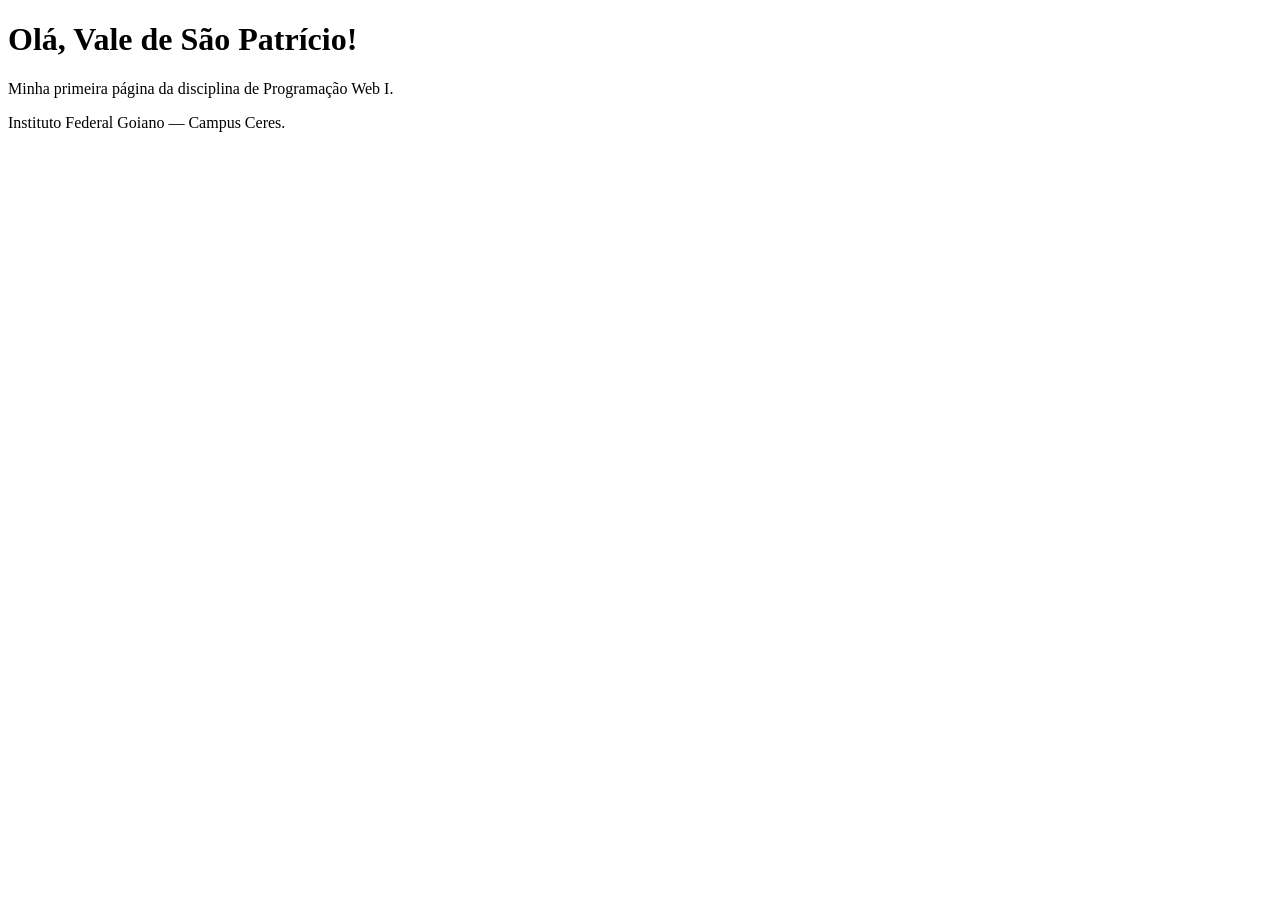
<file: aula01/index.html>
<!DOCTYPE html>
<html lang="pt-BR">
<head>
  <meta charset="UTF-8">
  <meta name="viewport" content="width=device-width, initial-scale=1.0">
  <title>Programação Web I — Aula 01</title>
</head>
<body>
  <h1>Olá, Vale de São Patrício!</h1>
  <p>Minha primeira página da disciplina de Programação Web I.</p>
  <p>Instituto Federal Goiano — Campus Ceres.</p>
</body>
</html>
</file>
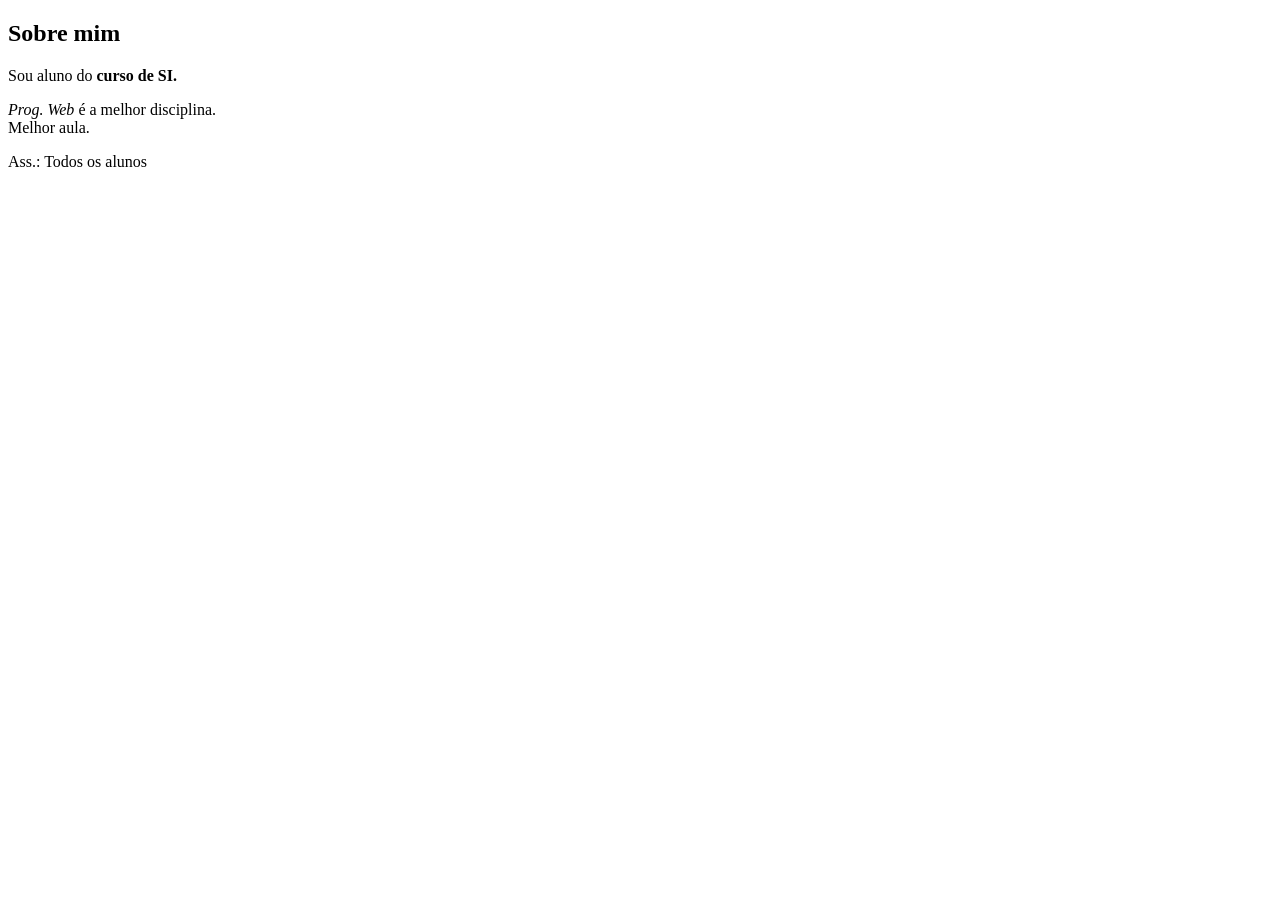
<file: aula02/index.html>
<!DOCTYPE html>
<html lang="en">
<head>
    <meta charset="UTF-8">
    <meta name="viewport" content="width=device-width, initial-scale=1.0">
    <title>Exemplo</title>
</head>
<body>
    <h2>Sobre mim</h2>
    <p>
        Sou aluno do
        <strong> curso de SI. </strong>
    </p>
    <p>
        <em>Prog. Web</em> é a melhor disciplina. <br> Melhor aula.
    </p>
    <p>
        <smmal>Ass.: Todos os alunos</smmal>
    </p>
</body>
</html>
</file>
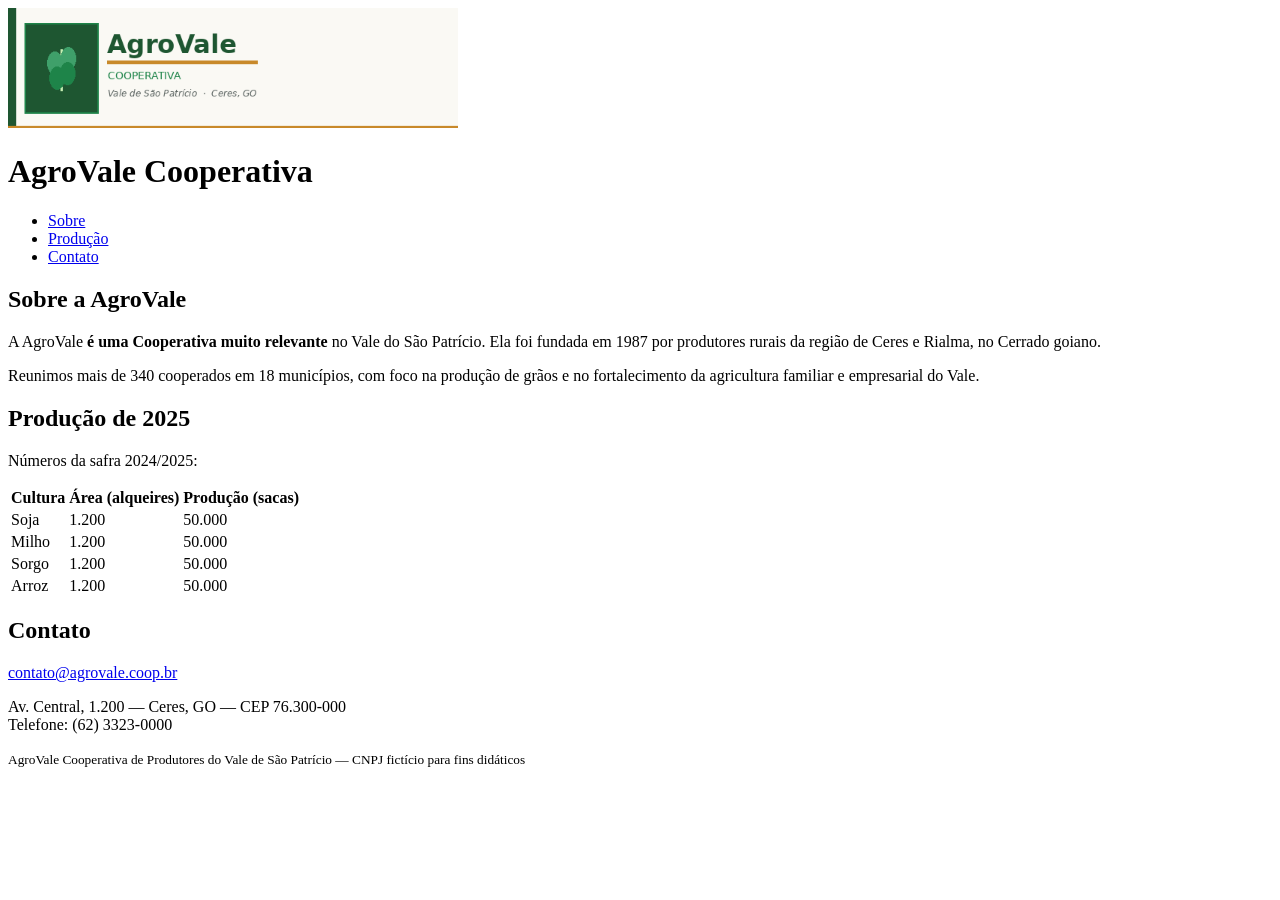
<file: aula03/index.html>
<!DOCTYPE html>
<html lang="pt-BR">
<head>
    <meta charset="UTF-8">
    <meta name="viewport" content="width=device-width, initial-scale=1.0">
    <title>AgroVale Cooperativa — Vale de São Patrício</title>
</head>
<body>
   
    <img src="img/logo.png"  
    alt="Logo da AgroVale Cooperativa"
    widh="400"
    height="120">

    <h1>AgroVale Cooperativa</h1>
    
    <ul>
        <li><a href="#sobre">Sobre</a></li>
        <li><a href="#producao">Produção</a></li>
        <li><a href="#contato">Contato</a></li>    
    </ul>


    <h2 id="sobre">Sobre a AgroVale</h2>
    <p>
        A AgroVale <strong>é uma Cooperativa muito relevante</strong> no Vale do São Patrício. Ela foi fundada em 1987
        por produtores rurais da região de Ceres e Rialma, no Cerrado goiano.
    </p>
    <p>
        Reunimos mais de 340 cooperados em 18 municípios,
    com foco na produção de grãos e no fortalecimento da
    agricultura familiar e empresarial do Vale.
    </p>

    <h2 id="producao"> Produção de 2025</h2>
    <p>
        Números da safra 2024/2025:
    </p>

    <table>
        <thead>
            <tr>
                <th>Cultura</th>
                <th>Área (alqueires)</th>
                <th>Produção (sacas)</th>
            </tr>
        </thead>
        <tbody>
            <tr>
                <td>Soja</td>
                <td>1.200</td>
                <td>50.000</td>
            </tr>
            <tr>
                <td>Milho</td>
                <td>1.200</td>
                <td>50.000</td>
            </tr>
            <tr>
                <td>Sorgo</td>
                <td>1.200</td>
                <td>50.000</td>
            </tr>
            <tr>
                <td>Arroz</td>
                <td>1.200</td>
                <td>50.000</td>
            </tr>
        </tbody>
    </table>
    
    
        <h2>Contato</h2>
        <a href="mailto:contato@agrovale.coop.br">contato@agrovale.coop.br</a>
        <p>
            <p>
                Av. Central, 1.200 — Ceres, GO — CEP 76.300-000<br>
                Telefone: (62) 3323-0000
            </p>
            <small>
                AgroVale Cooperativa de Produtores do Vale de São Patrício
                — CNPJ fictício para fins didáticos
            </small>
        </p>
    

</body>
</html>
</file>
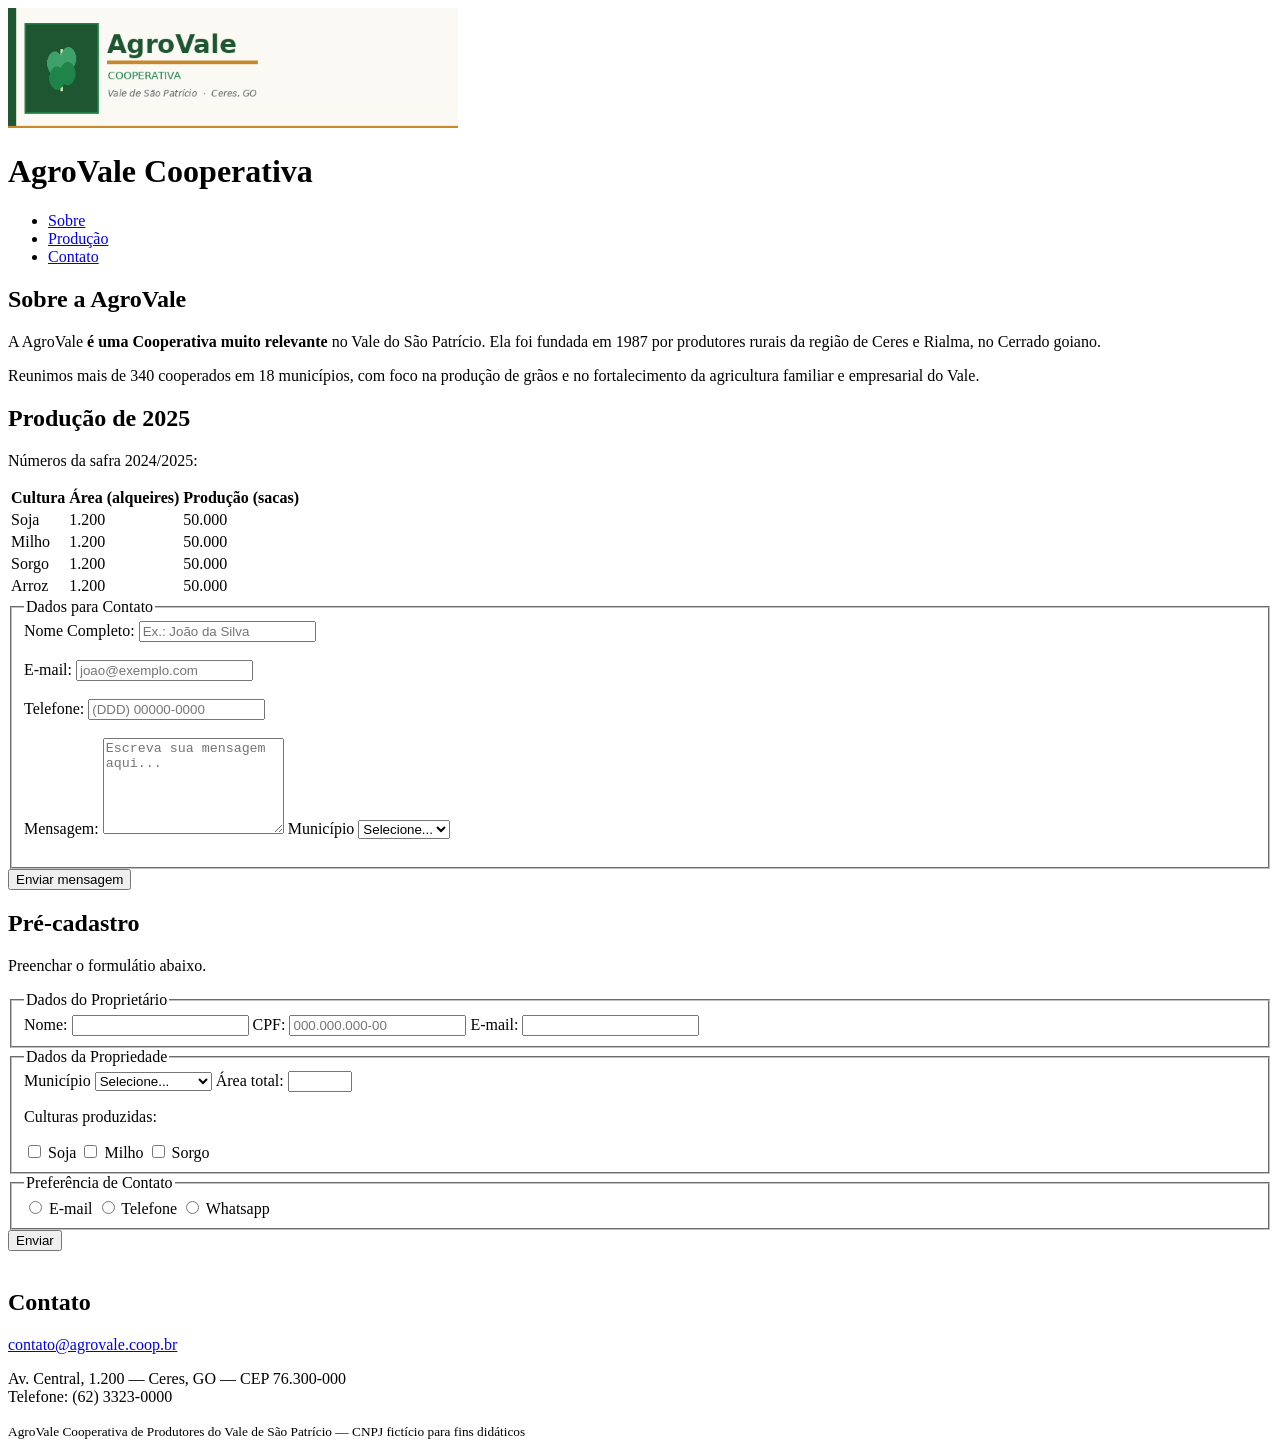
<file: aula04/index.html>
<!DOCTYPE html>
<html lang="pt-BR">
<head>
    <meta charset="UTF-8">
    <meta name="viewport" content="width=device-width, initial-scale=1.0">
    <title>AgroVale Cooperativa — Vale de São Patrício</title>
</head>
<body>
   
    <img src="img/logo.png"  
    alt="Logo da AgroVale Cooperativa"
    widh="400"
    height="120">

    <h1>AgroVale Cooperativa</h1>
    
    <ul>
        <li><a href="#sobre">Sobre</a></li>
        <li><a href="#producao">Produção</a></li>
        <li><a href="#contato">Contato</a></li>    
    </ul>


    <h2 id="sobre">Sobre a AgroVale</h2>
    <p>
        A AgroVale <strong>é uma Cooperativa muito relevante</strong> no Vale do São Patrício. Ela foi fundada em 1987
        por produtores rurais da região de Ceres e Rialma, no Cerrado goiano.
    </p>
    <p>
        Reunimos mais de 340 cooperados em 18 municípios,
    com foco na produção de grãos e no fortalecimento da
    agricultura familiar e empresarial do Vale.
    </p>

    <h2 id="producao"> Produção de 2025</h2>
    <p>
        Números da safra 2024/2025:
    </p>

    <table>
        <thead>
            <tr>
                <th>Cultura</th>
                <th>Área (alqueires)</th>
                <th>Produção (sacas)</th>
            </tr>
        </thead>
        <tbody>
            <tr>
                <td>Soja</td>
                <td>1.200</td>
                <td>50.000</td>
            </tr>
            <tr>
                <td>Milho</td>
                <td>1.200</td>
                <td>50.000</td>
            </tr>
            <tr>
                <td>Sorgo</td>
                <td>1.200</td>
                <td>50.000</td>
            </tr>
            <tr>
                <td>Arroz</td>
                <td>1.200</td>
                <td>50.000</td>
            </tr>
        </tbody>
    </table>

        <form action="#" method="post" id="form-x">
            <fieldset>
                <legend>Dados para Contato</legend>
                <label for="nome">Nome Completo:</label>
                <input type="text" id="nome"  name="nome" placeholder="Ex.: João da Silva">
                <br><br>
                <label for="email">E-mail:</label>
                <input type="email" id="email"  name="email" placeholder="joao@exemplo.com">
                <br><br>
                <label for="tel">Telefone:</label>
                <input type="text" id="fone"  name="fone" placeholder="(DDD) 00000-0000">
                <br><br>
                <label for="msg">Mensagem:</label>
                <textarea id="msg" 
                name="msg" 
                rows="6" 
                placeholder="Escreva sua mensagem aqui..."></textarea>

                <label for="municipio">Município</label>
                <select id="municipio" name="municipio">
                <option value="">Selecione...</option>
                <option value="ceres">Ceres</option>
                <option value="rialma">Rialma</option>
                </select>
                <br><br>
            </fieldset>
            <button type="submit">Enviar mensagem</button>
        </form>

        <!-- Dados de pré-cadastro -->

        <h2>Pré-cadastro</h2>
        <p>Preenchar o formulátio abaixo.</p>

        <form action="#" method="post" id="form-precadastro" >
            <fieldset>
                <legend>Dados do Proprietário</legend>
                <label for="cp-nome">Nome:</label>
                <input type="text" id="cp-nome" name="cp-nome" 
                required 
                minlength="3"
                maxlength="100">
                
                <!-- Usando o pattern -->
                <label for="cp-cpf">CPF:</label>
                <input type="text" id="cp-cpf" name="cpf"
                placeholder="000.000.000-00"
                required
                pattern="\d{3}\.\d{3}\.\d{3}-\d{2}"
                title="Formato: 000.000.000-00"
                >

                <label for="cp-email">E-mail:</label>
                <input type="email" id="cp-email" name="cp-email" required>
            </fieldset>

            <fieldset>
                <legend>Dados da Propriedade</legend>
                <label for="cp-municipio">Município</label>
                <select id="cp-municipio" name="municipio">
                    <option value="">Selecione...</option>
                    <option value="ceres">Ceres</option>
                    <option value="rialma">Rialma</option>
                    <option value="rubiataba">Rubiataba</option>
                    <option value="outro">Outro município</option>
                </select>

                <label for="cp-area">Área total:</label>
                <input type="number" id="cp-area" name="cp-area"
                min="1" max="9999">

                <p>Culturas produzidas:</p>
                <label>
                    <input  type="checkbox" name="cultura" value="soja"> Soja
                </label>
                <label>
                    <input  type="checkbox" name="cultura" value="milho"> Milho
                </label>
                <label>
                    <input  type="checkbox" name="cultura" value="sorgo"> Sorgo
                </label>
            </fieldset>

            <fieldset>
                <legend>Preferência de Contato</legend>
                <label>
                    <input  type="radio" name="contato-pref" value="email" required> E-mail
                </label>
                <label>
                    <input  type="radio" name="contato-pref" value="telefone"> Telefone
                </label>
                <label>
                    <input  type="radio" name="contato-pref" value="whats"> Whatsapp
                </label>
            </fieldset>
            <button type="submit">Enviar</button>

        </form>




        <br>
        <h2>Contato</h2>
        <a href="mailto:contato@agrovale.coop.br">contato@agrovale.coop.br</a>
        <p>
            <p>
                Av. Central, 1.200 — Ceres, GO — CEP 76.300-000<br>
                Telefone: (62) 3323-0000
            </p>
            <small>
                AgroVale Cooperativa de Produtores do Vale de São Patrício
                — CNPJ fictício para fins didáticos
            </small>
        </p>
</body>
</html>
</file>
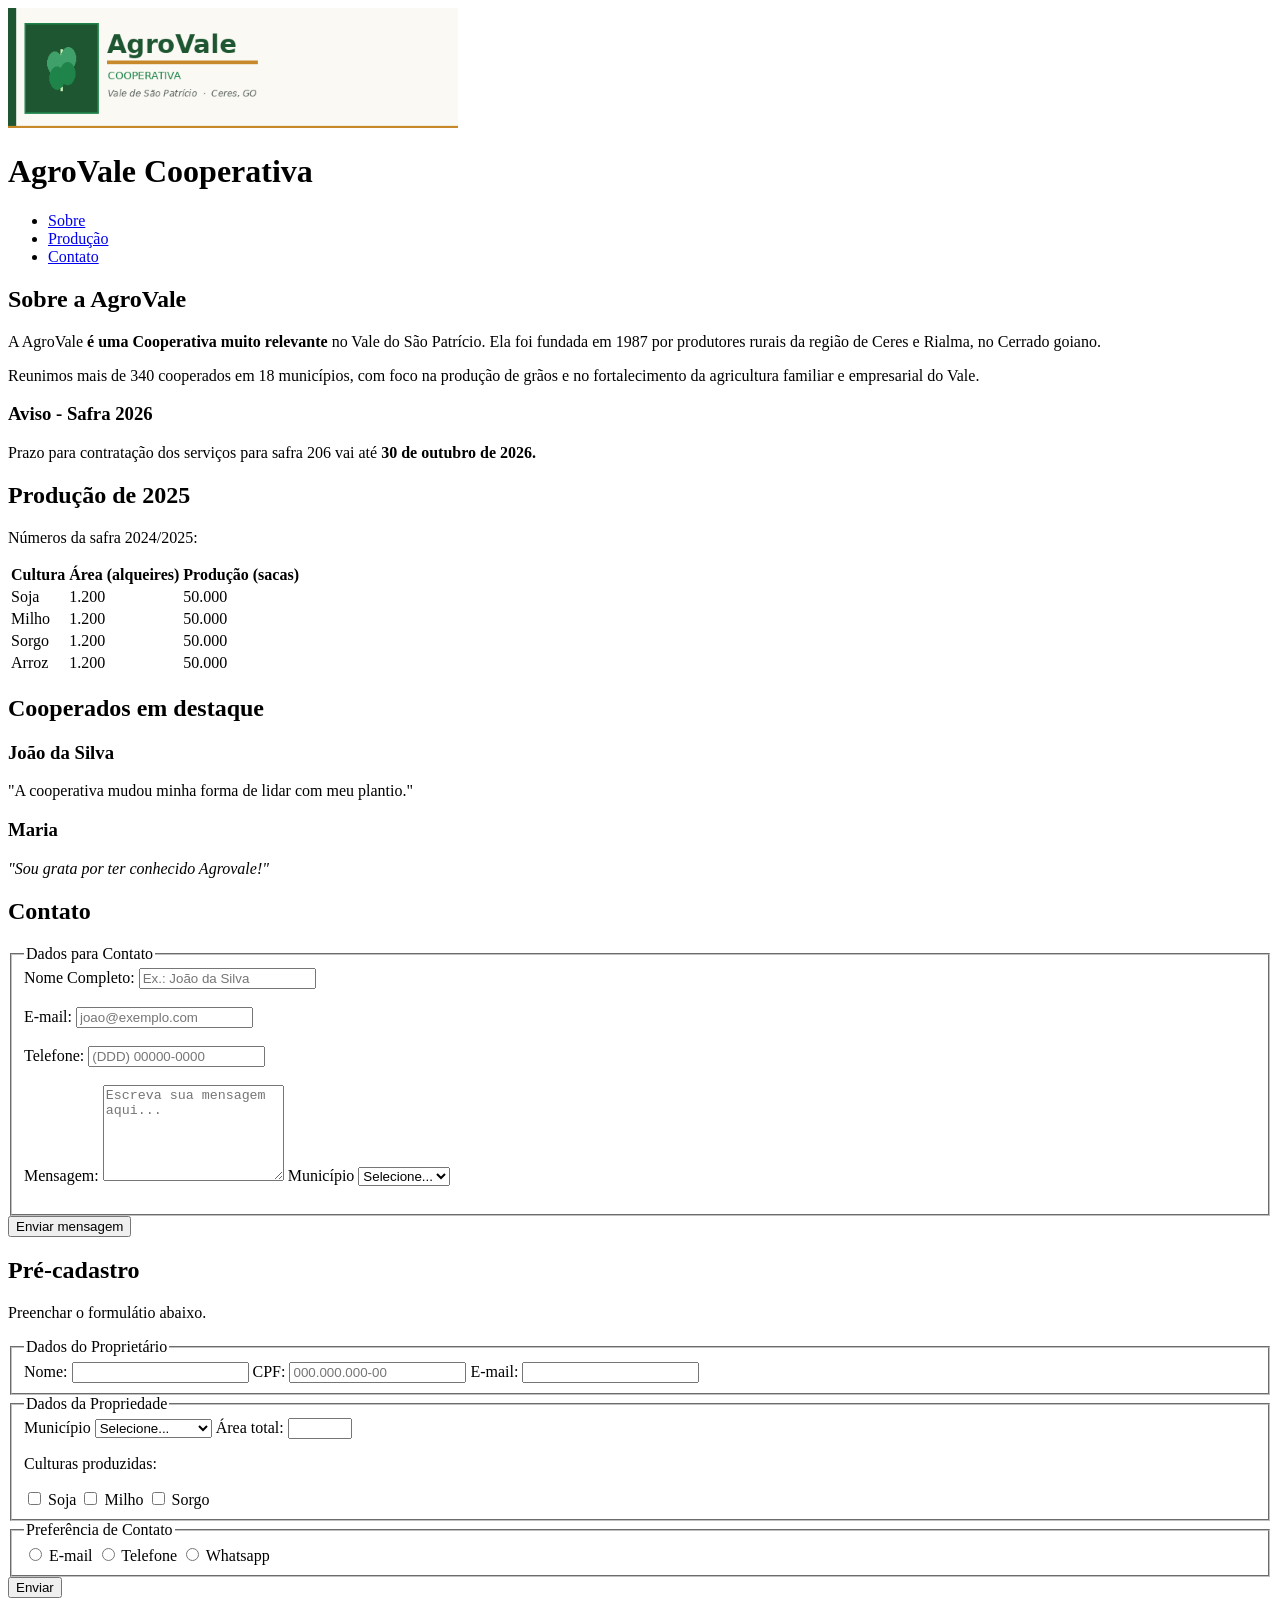
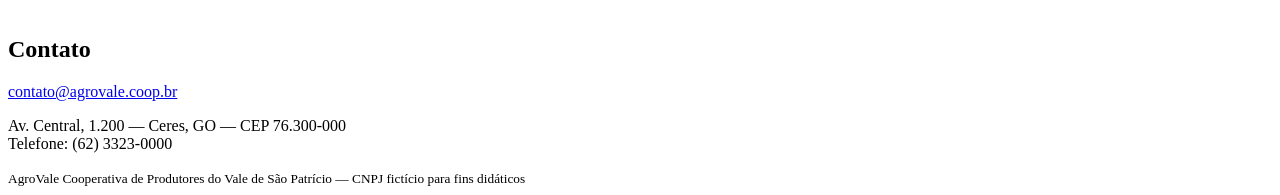
<file: aula05/index.html>
<!DOCTYPE html>
<html lang="pt-BR">
<head>
    <meta charset="UTF-8">
    <meta name="viewport" content="width=device-width, initial-scale=1.0">
    <title>AgroVale Cooperativa — Vale de São Patrício</title>
</head>
<body>
   
    <header id="cabecalho">
        <img src="img/logo.png"  
        alt="Logo da AgroVale Cooperativa"
        widh="400"
        height="120">

        <h1>AgroVale Cooperativa</h1>
        <nav id="menu">
            <ul>
                <li><a href="#sobre">Sobre</a></li>
                <li><a href="#producao">Produção</a></li>
                <li><a href="#contato">Contato</a></li>    
            </ul>
        </nav>
    </header>

    <main id="conteudo-principal">

        <section id="sobre-agrovale">
            <h2 id="sobre">Sobre a AgroVale</h2>
            <p>
                A AgroVale <strong>é uma Cooperativa muito relevante</strong> no Vale do São Patrício. Ela foi fundada em 1987
                por produtores rurais da região de Ceres e Rialma, no Cerrado goiano.
            </p>
            <p>
                Reunimos mais de 340 cooperados em 18 municípios,
            com foco na produção de grãos e no fortalecimento da
            agricultura familiar e empresarial do Vale.
            </p>
        </section>

        <aside id="aside-aviso">
            <h3>Aviso - Safra 2026</h3>
            <p>Prazo para contratação dos serviços para safra 206 vai até
                <strong>30 de outubro de 2026.</strong>
            </p>
        </aside>

        <section id="secao-producao">
            <h2 id="producao"> Produção de 2025</h2>
            <p>
                Números da safra 2024/2025:
            </p>

            <table>
                <thead>
                    <tr>
                        <th>Cultura</th>
                        <th>Área (alqueires)</th>
                        <th>Produção (sacas)</th>
                    </tr>
                </thead>
                <tbody>
                    <tr>
                        <td>Soja</td>
                        <td>1.200</td>
                        <td>50.000</td>
                    </tr>
                    <tr>
                        <td>Milho</td>
                        <td>1.200</td>
                        <td>50.000</td>
                    </tr>
                    <tr>
                        <td>Sorgo</td>
                        <td>1.200</td>
                        <td>50.000</td>
                    </tr>
                    <tr>
                        <td>Arroz</td>
                        <td>1.200</td>
                        <td>50.000</td>
                    </tr>
                </tbody>
            </table>
        </section>

        <section id="secao-destaque">
            <h2>Cooperados em destaque</h2>
            <article>
                <h3>João da Silva</h3>
                <p>"A cooperativa mudou minha forma de lidar com meu plantio."</p>
            </article>
            <article>
                <h3>Maria</h3>
                <p><em>"Sou grata por ter conhecido Agrovale!"</em></p>
            </article>
        </section>


        <section id="secao-contato">
            <h2>Contato</h2>

            <form action="#" method="post" id="form-x">
                <fieldset>
                    <legend>Dados para Contato</legend>
                    <label for="nome">Nome Completo:</label>
                    <input type="text" id="nome"  name="nome" placeholder="Ex.: João da Silva">
                    <br><br>
                    <label for="email">E-mail:</label>
                    <input type="email" id="email"  name="email" placeholder="joao@exemplo.com">
                    <br><br>
                    <label for="tel">Telefone:</label>
                    <input type="text" id="fone"  name="fone" placeholder="(DDD) 00000-0000">
                    <br><br>
                    <label for="msg">Mensagem:</label>
                    <textarea id="msg" 
                    name="msg" 
                    rows="6" 
                    placeholder="Escreva sua mensagem aqui..."></textarea>

                    <label for="municipio">Município</label>
                    <select id="municipio" name="municipio">
                    <option value="">Selecione...</option>
                    <option value="ceres">Ceres</option>
                    <option value="rialma">Rialma</option>
                    </select>
                    <br><br>
                </fieldset>
                <button type="submit">Enviar mensagem</button>
            </form>
        </section>

            <!-- Dados de pré-cadastro -->
            <section id="secao-precadastro">
                <h2>Pré-cadastro</h2>
                <p>Preenchar o formulátio abaixo.</p>

                <form action="#" method="post" id="form-precadastro" >
                    <fieldset>
                        <legend>Dados do Proprietário</legend>
                        <label for="cp-nome">Nome:</label>
                        <input type="text" id="cp-nome" name="cp-nome" 
                        required 
                        minlength="3"
                        maxlength="100">
                        
                        <!-- Usando o pattern -->
                        <label for="cp-cpf">CPF:</label>
                        <input type="text" id="cp-cpf" name="cpf"
                        placeholder="000.000.000-00"
                        required
                        pattern="\d{3}\.\d{3}\.\d{3}-\d{2}"
                        title="Formato: 000.000.000-00"
                        >

                        <label for="cp-email">E-mail:</label>
                        <input type="email" id="cp-email" name="cp-email" required>
                    </fieldset>

                    <fieldset>
                        <legend>Dados da Propriedade</legend>
                        <label for="cp-municipio">Município</label>
                        <select id="cp-municipio" name="municipio">
                            <option value="">Selecione...</option>
                            <option value="ceres">Ceres</option>
                            <option value="rialma">Rialma</option>
                            <option value="rubiataba">Rubiataba</option>
                            <option value="outro">Outro município</option>
                        </select>

                        <label for="cp-area">Área total:</label>
                        <input type="number" id="cp-area" name="cp-area"
                        min="1" max="9999">

                        <p>Culturas produzidas:</p>
                        <label>
                            <input  type="checkbox" name="cultura" value="soja"> Soja
                        </label>
                        <label>
                            <input  type="checkbox" name="cultura" value="milho"> Milho
                        </label>
                        <label>
                            <input  type="checkbox" name="cultura" value="sorgo"> Sorgo
                        </label>
                    </fieldset>

                    <fieldset>
                        <legend>Preferência de Contato</legend>
                        <label>
                            <input  type="radio" name="contato-pref" value="email" required> E-mail
                        </label>
                        <label>
                            <input  type="radio" name="contato-pref" value="telefone"> Telefone
                        </label>
                        <label>
                            <input  type="radio" name="contato-pref" value="whats"> Whatsapp
                        </label>
                    </fieldset>
                    <button type="submit">Enviar</button>

                </form>
            </section>
        </main>



        <br>
        <footer id="rodape">
            <section id="secao-footer-contato">
            <h2>Contato</h2>
            <a href="mailto:contato@agrovale.coop.br">contato@agrovale.coop.br</a>
            
                <p>
                    Av. Central, 1.200 — Ceres, GO — CEP 76.300-000<br>
                    Telefone: (62) 3323-0000
                </p>
            </section>

            <section id="secao-direitos">
                <small>
                    AgroVale Cooperativa de Produtores do Vale de São Patrício
                    — CNPJ fictício para fins didáticos
                </small>
            </section>
            
        </footer>
</body>
</html>
</file>
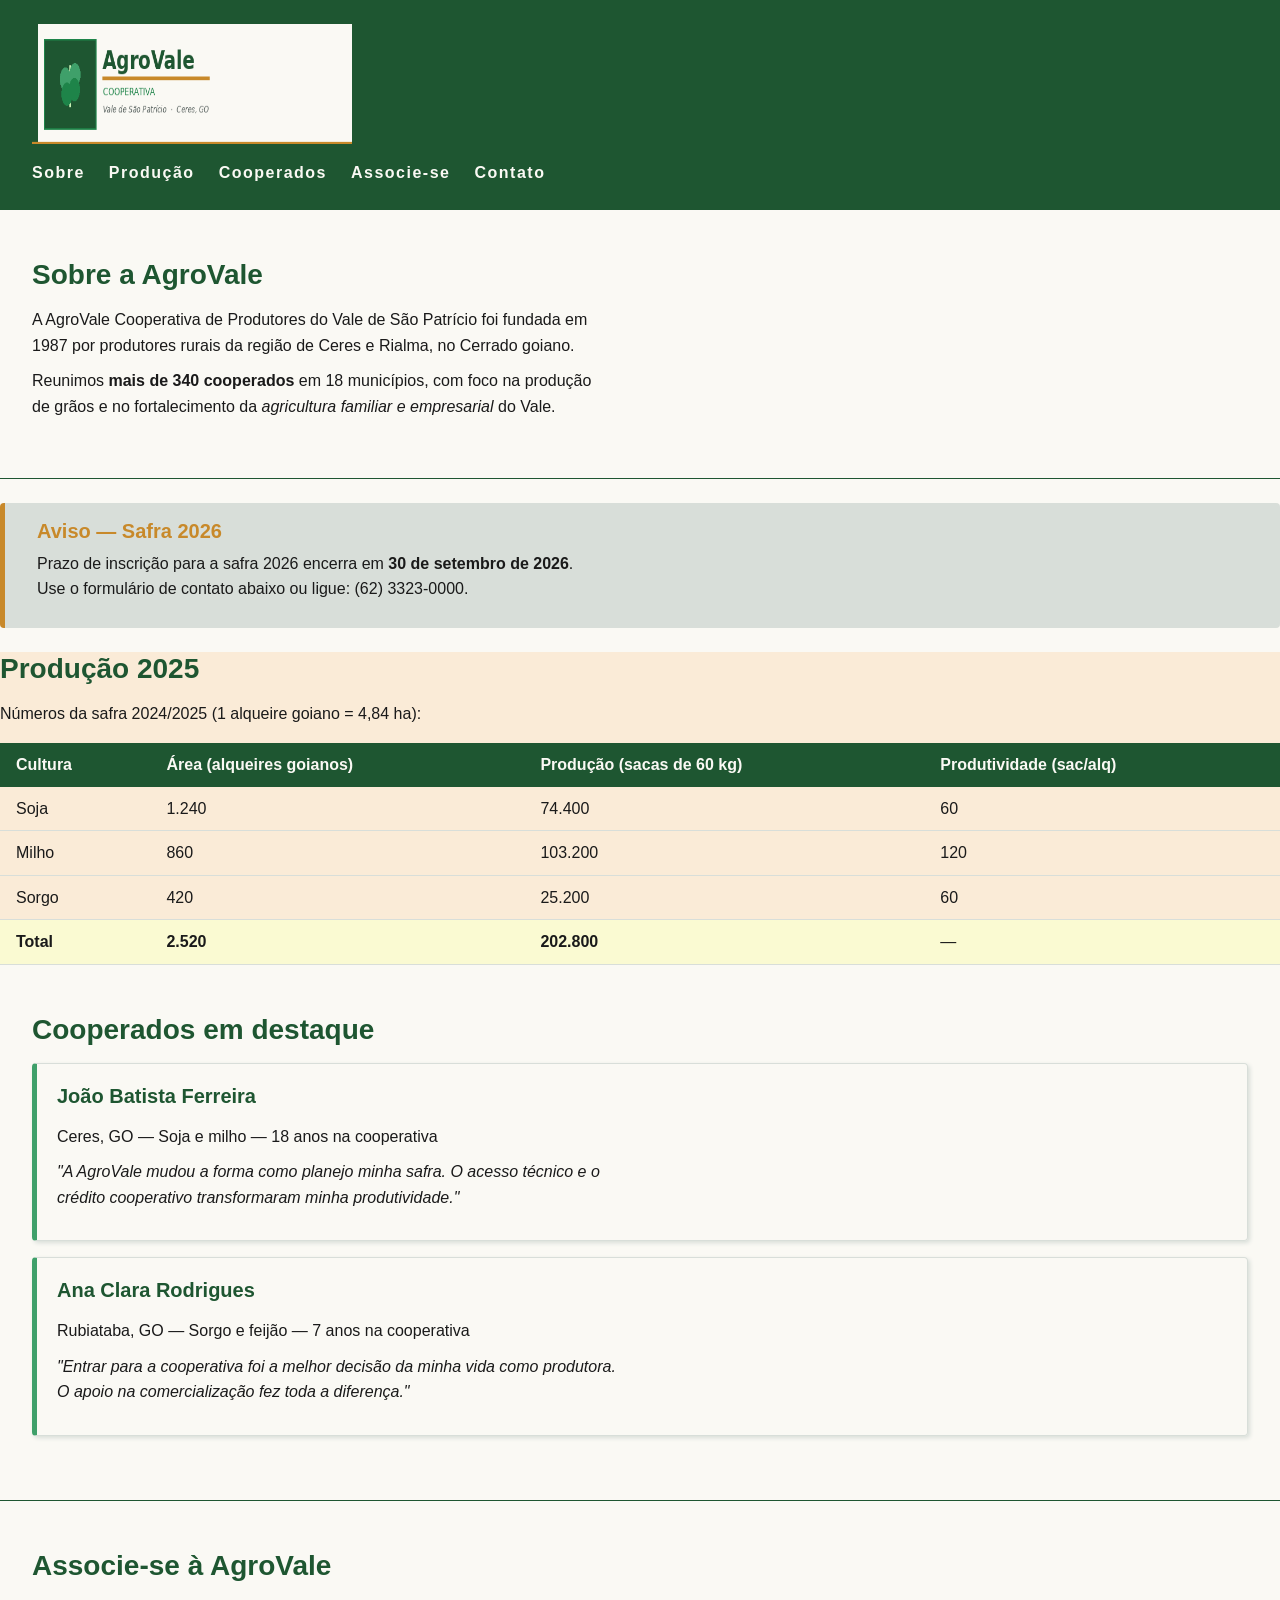
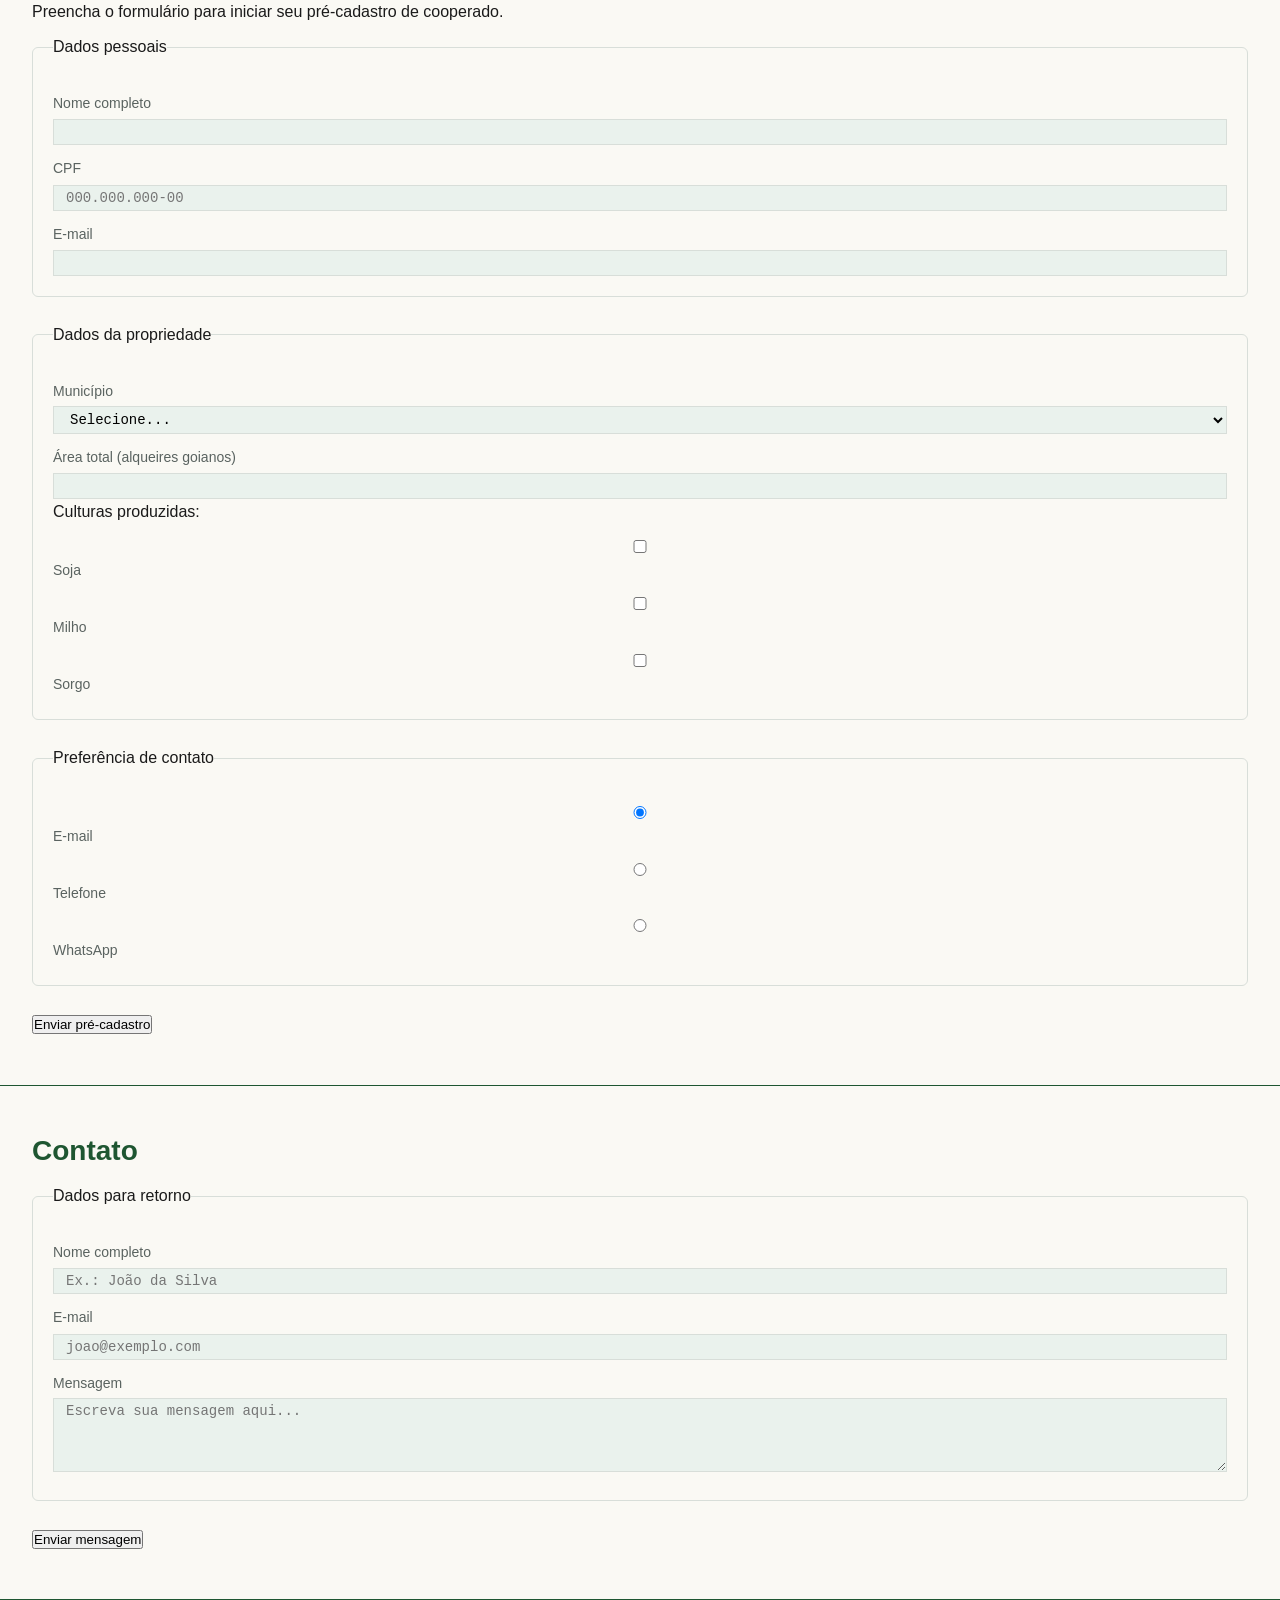
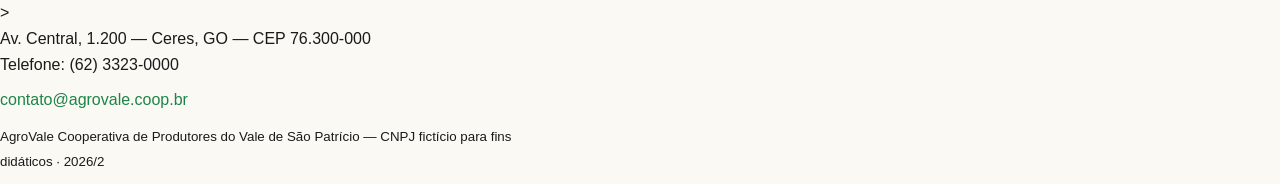
<file: aula06/agrovale_semantica_completa.html>
<!DOCTYPE html>
<html lang="pt-BR">
<head>
  <meta charset="UTF-8">
  <meta name="viewport" content="width=device-width, initial-scale=1.0">
  <title>AgroVale Cooperativa — Vale de São Patrício</title>
  <link rel="stylesheet" href="style.css">
</head>



<body id="pagina-agrovale">

  <!-- header: cabeçalho da página — contém logo e navegação principal -->
  <header id="cabecalho">

    <img src="img/logo.png"
         alt="Logomarca da AgroVale Cooperativa de Produtores do Vale de São Patrício"
         width="400" height="120"
         class="logo-principal">

    <!-- nav: bloco de navegação — menu principal do site -->
    <nav id="menu-principal">
      <ul>
        <li><a href="#sobre"      class="link-nav">Sobre</a></li>
        <li><a href="#producao"   class="link-nav">Produção</a></li>
        <li><a href="#destaques"  class="link-nav">Cooperados</a></li>
        <li><a href="#associe-se" class="link-nav">Associe-se</a></li>
        <li><a href="#contato"    class="link-nav">Contato</a></li>
      </ul>
    </nav>

  </header>
 
  <main id="conteudo-principal">

    <section id="sobre" class="secao">
      <h2>Sobre a AgroVale</h2>
      <p>
        A AgroVale Cooperativa de Produtores do Vale de São Patrício foi fundada em 1987
        por produtores rurais da região de Ceres e Rialma, no Cerrado goiano.
      </p>
      <p>
        Reunimos <strong>mais de 340 cooperados</strong> em 18 municípios,
        com foco na produção de grãos e no fortalecimento da
        <em>agricultura familiar e empresarial</em> do Vale.
      </p>
    </section>
 
    <aside class="aviso-safra">
      <h3>Aviso — Safra 2026</h3>
      <p>
        Prazo de inscrição para a safra 2026 encerra em
        <strong>30 de setembro de 2026</strong>.
        Use o formulário de contato abaixo ou ligue: (62) 3323-0000.
      </p>
    </aside>
    
    <section id="producao" class="secao-destaque">
      <h2>Produção 2025</h2>
      <p>Números da safra 2024/2025 (1 alqueire goiano = 4,84 ha):</p>

      <table>
        <thead>
          <tr>
            <th>Cultura</th>
            <th>Área (alqueires goianos)</th>
            <th>Produção (sacas de 60 kg)</th>
            <th>Produtividade (sac/alq)</th>
          </tr>
        </thead>
        <tbody>
          <tr>
            <td>Soja</td>
            <td>1.240</td>
            <td>74.400</td>
            <td>60</td>
          </tr>
          <tr>
            <td>Milho</td>
            <td>860</td>
            <td>103.200</td>
            <td>120</td>
          </tr>
          <tr>
            <td>Sorgo</td>
            <td>420</td>
            <td>25.200</td>
            <td>60</td>
          </tr>
          <tr class="linha-total">
            <td><strong>Total</strong></td>
            <td><strong>2.520</strong></td>
            <td><strong>202.800</strong></td>
            <td>—</td>
          </tr>
        </tbody>
      </table>
    </section>
   
    <section id="destaques" class="secao">
      <h2>Cooperados em destaque</h2>

     
      <article class="card-cooperado">
        <h3>João Batista Ferreira</h3>
        <p>Ceres, GO — Soja e milho — 18 anos na cooperativa</p>
        <p><em>"A AgroVale mudou a forma como planejo minha safra.
          O acesso técnico e o crédito cooperativo transformaram minha produtividade."</em></p>
      </article>
      
      <article class="card-cooperado">
        <h3>Ana Clara Rodrigues</h3>
        <p>Rubiataba, GO — Sorgo e feijão — 7 anos na cooperativa</p>
        <p><em>"Entrar para a cooperativa foi a melhor decisão da minha vida como produtora.
          O apoio na comercialização fez toda a diferença."</em></p>
      </article>
      

    </section>
    
    <section id="associe-se" class="secao">
      <h2>Associe-se à AgroVale</h2>
      <p>Preencha o formulário para iniciar seu pré-cadastro de cooperado.</p>

      <form action="#" method="post" id="form-cooperado">

        <fieldset>
          <legend>Dados pessoais</legend>

          <label for="cp-nome">Nome completo</label>
          <input type="text" id="cp-nome" name="nome"
                 required minlength="3" maxlength="100">

          <label for="cp-cpf">CPF</label>
          <input type="text" id="cp-cpf" name="cpf"
                 pattern="\d{3}\.\d{3}\.\d{3}-\d{2}"
                 placeholder="000.000.000-00"
                 title="Formato: 000.000.000-00"
                 required>

          <label for="cp-email">E-mail</label>
          <input type="email" id="cp-email" name="email" required>
        </fieldset>

        <fieldset>
          <legend>Dados da propriedade</legend>

          <label for="cp-municipio">Município</label>
          <select id="cp-municipio" name="municipio" required>
            <option value="">Selecione...</option>
            <option value="ceres">Ceres</option>
            <option value="rialma">Rialma</option>
            <option value="carmo-rio-verde">Carmo do Rio Verde</option>
            <option value="rubiataba">Rubiataba</option>
            <option value="outro">Outro município</option>
          </select>

          <label for="cp-area">Área total (alqueires goianos)</label>
          <input type="number" id="cp-area" name="area"
                 min="1" max="9999" step="0.5" required>

          <p>Culturas produzidas:</p>
          <label><input type="checkbox" name="cultura" value="soja"> Soja</label>
          <label><input type="checkbox" name="cultura" value="milho"> Milho</label>
          <label><input type="checkbox" name="cultura" value="sorgo"> Sorgo</label>
        </fieldset>

        <fieldset>
          <legend>Preferência de contato</legend>
          <label><input type="radio" name="contato-pref" value="email" checked> E-mail</label>
          <label><input type="radio" name="contato-pref" value="telefone"> Telefone</label>
          <label><input type="radio" name="contato-pref" value="whatsapp"> WhatsApp</label>
        </fieldset>

        <button type="submit">Enviar pré-cadastro</button>

      </form>
    </section>
   

  </main>
  
  <footer id="rodape">

    
    <section id="contato" class="secao">
      <h2>Contato</h2>

      <form action="#" method="post" id="form-contato">
        <fieldset>
          <legend>Dados para retorno</legend>

          <label for="c-nome">Nome completo</label>
          <input type="text" id="c-nome" name="nome"
                 required minlength="3" placeholder="Ex.: João da Silva">

          <label for="c-email">E-mail</label>
          <input type="email" id="c-email" name="email"
                 required placeholder="joao@exemplo.com">

          <label for="c-msg">Mensagem</label>
          <textarea id="c-msg" name="mensagem" rows="4"
                    required minlength="10"
                    placeholder="Escreva sua mensagem aqui..."></textarea>
        </fieldset>
        <button type="submit">Enviar mensagem</button>
      </form>

    </section>
    >

    <p>Av. Central, 1.200 — Ceres, GO — CEP 76.300-000<br>
       Telefone: (62) 3323-0000</p>

    <p>
      <a href="mailto:contato@agrovale.coop.br" class="link-contato">
        contato@agrovale.coop.br
      </a>
    </p>

    <p>
      <small>
        AgroVale Cooperativa de Produtores do Vale de São Patrício
        — CNPJ fictício para fins didáticos · 2026/2
      </small>
    </p>

  </footer>
 

</body>
</html>
</file>
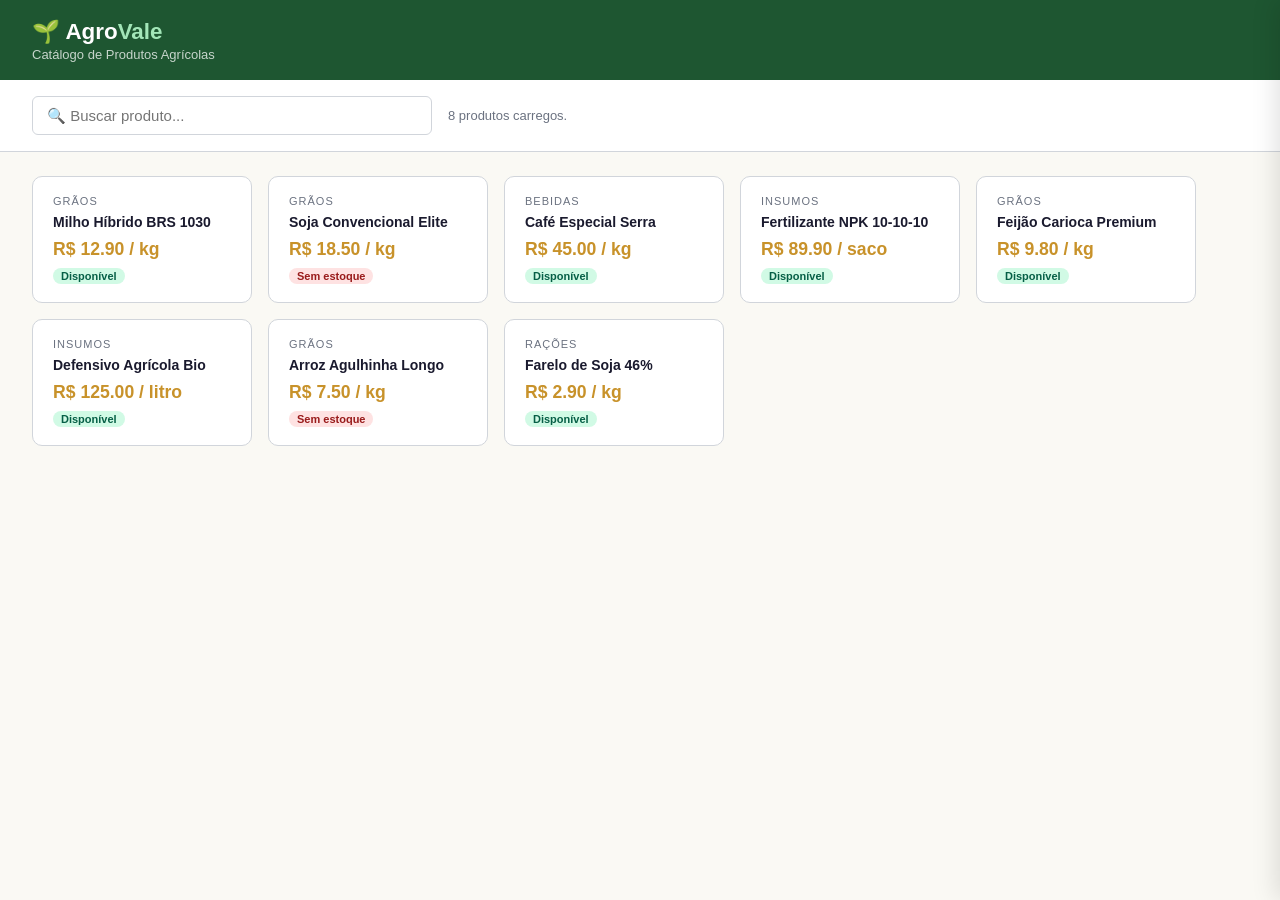
<file: aula14/AP14_base.html>
<!DOCTYPE html>
<html lang="pt-BR">
<head>
  <meta charset="UTF-8">
  <meta name="viewport" content="width=device-width, initial-scale=1.0">
  <title>AgroVale — Catálogo de Produtos</title>
  <style>
    :root {
      --verde:  #1E5631;
      --verde2: #2d7a46;
      --areia:  #FAF9F4;
      --ambar:  #c8922a;
      --cinza:  #6b7280;
      --borda:  #d1d5db;
    }
    * { box-sizing: border-box; margin: 0; padding: 0; }
    body { font-family: 'Segoe UI', Arial, sans-serif; background: var(--areia); color: #222; }

    /* ── CABEÇALHO ── */
    header {
      background: var(--verde);
      color: #fff;
      padding: 18px 32px;
      display: flex;
      align-items: center;
      justify-content: space-between;
    }
    header .logo { font-size: 1.4rem; font-weight: 700; }
    header .logo span { color: #a3e6b8; }
    header p { font-size: 13px; opacity: .75; margin-top: 2px; }

    /* ── BARRA DE BUSCA ── */
    .barra-busca {
      background: #fff;
      padding: 16px 32px;
      border-bottom: 1px solid var(--borda);
      display: flex;
      align-items: center;
      gap: 16px;
    }
    #input-busca {
      flex: 1;
      max-width: 400px;
      padding: 10px 14px;
      border: 1px solid var(--borda);
      border-radius: 6px;
      font-size: 15px;
    }
    #input-busca:focus { outline: 2px solid var(--verde); border-color: var(--verde); }
    #info-resultado { font-size: 13px; color: var(--cinza); }

    /* ── CONTEÚDO PRINCIPAL ── */
    main { padding: 24px 32px; }

    /* ── CATÁLOGO — GRID DE CARDS ── */
    #catalogo {
      display: flex;
      flex-wrap: wrap;
      gap: 16px;
    }

    .card {
      background: #fff;
      border: 1px solid var(--borda);
      border-radius: 10px;
      padding: 18px 20px;
      width: 220px;
      cursor: pointer;
      transition: transform .15s, box-shadow .15s;
    }
    .card:hover { transform: translateY(-2px); box-shadow: 0 4px 16px rgba(0,0,0,.1); }
    .card.selecionado { border-color: var(--verde); box-shadow: 0 0 0 2px var(--verde); }

    .card .categoria {
      font-size: 11px;
      text-transform: uppercase;
      letter-spacing: 1px;
      color: var(--cinza);
      margin-bottom: 6px;
    }
    .card h3 { font-size: 14px; color: #1a1a2e; margin-bottom: 8px; line-height: 1.3; }
    .card .preco { font-size: 1.1rem; font-weight: 700; color: var(--ambar); margin-bottom: 6px; }
    .card .badge {
      display: inline-block;
      font-size: 11px;
      padding: 2px 8px;
      border-radius: 20px;
      font-weight: 600;
    }
    .card .badge.disponivel { background: #d1fae5; color: #065f46; }
    .card .badge.indisponivel { background: #fee2e2; color: #991b1b; }

    /* ── PAINEL DE DETALHES ── */
    #painel-detalhe {
      position: fixed;
      top: 0; right: 0;
      width: 320px;
      height: 100vh;
      background: #fff;
      border-left: 1px solid var(--borda);
      box-shadow: -4px 0 24px rgba(0,0,0,.12);
      padding: 24px;
      display: flex;
      flex-direction: column;
      transition: transform .25s;
    }
    #painel-detalhe.oculto { transform: translateX(100%); }

    #painel-detalhe .painel-cabecalho {
      display: flex;
      align-items: center;
      justify-content: space-between;
      margin-bottom: 20px;
    }
    #painel-detalhe h2 { font-size: 1rem; color: var(--verde); }
    #btn-fechar {
      background: none;
      border: 1px solid var(--borda);
      border-radius: 4px;
      padding: 4px 10px;
      font-size: 18px;
      cursor: pointer;
      color: #666;
    }
    #btn-fechar:hover { background: #f3f4f6; }

    #detalhe-conteudo { flex: 1; overflow-y: auto; }
    #detalhe-conteudo .linha {
      display: flex;
      justify-content: space-between;
      padding: 10px 0;
      border-bottom: 1px solid #f3f4f6;
      font-size: 14px;
    }
    #detalhe-conteudo .linha .chave { color: var(--cinza); }
    #detalhe-conteudo .linha .valor { font-weight: 600; }
  </style>
</head>
<body>

  <header>
    <div>
      <div class="logo">🌱 Agro<span>Vale</span></div>
      <p>Catálogo de Produtos Agrícolas</p>
    </div>
  </header>

  <div class="barra-busca">
    <input type="text" id="input-busca" placeholder="🔍 Buscar produto...">
    <span id="info-resultado">Carregando...</span>
  </div>

  <main>
    <div id="catalogo">
      <!-- Cards gerados dinamicamente pelo JS -->
    </div>
  </main>

  <!-- Painel de detalhes (inicialmente oculto) -->
  <div id="painel-detalhe" class="oculto">
    <div class="painel-cabecalho">
      <h2>Detalhes do Produto</h2>
      <button id="btn-fechar">✕</button>
    </div>
    <div id="detalhe-conteudo">
      <!-- Preenchido pelo JS -->
    </div>
  </div>

  <script src="AP14_app.js" defer></script>
</body>
</html>
</file>
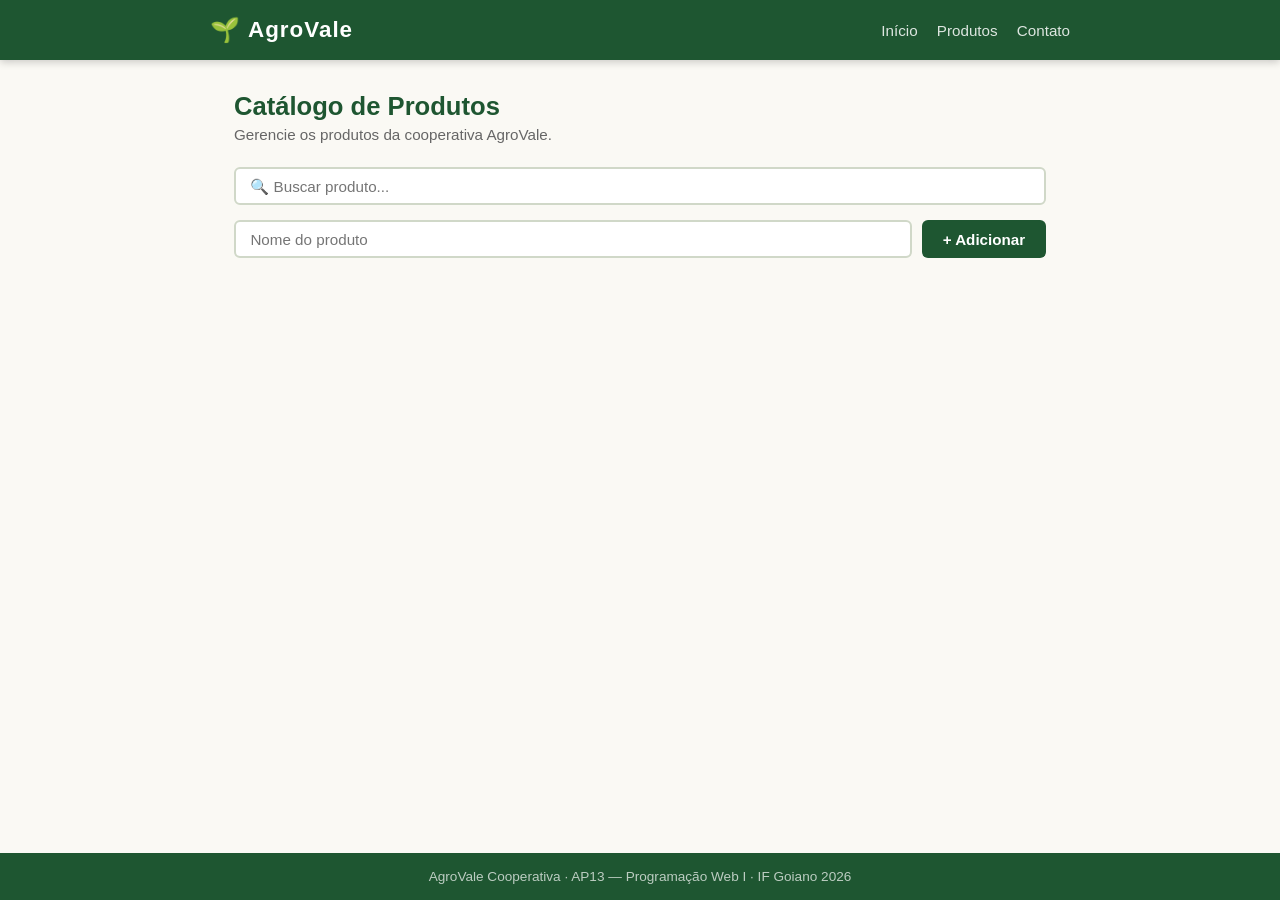
<file: aula10/aulaGuiada/AP13_base.html>
<!DOCTYPE html>
<html lang="pt-BR">
<head>
  <meta charset="UTF-8">
  <meta name="viewport" content="width=device-width, initial-scale=1.0">
  <title>AP13 — Catálogo AgroVale</title>
  <link rel="stylesheet" href="AP13_base.css">
  <script src="AP13_app.js" defer></script>
</head>
<body>

  <!-- CABEÇALHO -->
  <header id="cabecalho">
    <div class="cabecalho-inner">
      <div class="logo">
        <span class="logo-icone">🌱</span>
        <span class="logo-texto">AgroVale</span>
      </div>
      <nav id="menu-principal">
        <a href="#">Início</a>
        <a href="#">Produtos</a>
        <a href="#">Contato</a>
      </nav>
    </div>
  </header>

  <!-- CONTEÚDO PRINCIPAL -->
  <main>
    <section id="catalogo">
      <h1>Catálogo de Produtos</h1>
      <p class="subtitulo">Gerencie os produtos da cooperativa AgroVale.</p>

      <!-- Busca -->
      <div class="controle-busca">
        <input type="text" id="input-busca" placeholder="🔍 Buscar produto...">
      </div>

      <!-- Adicionar -->
      <div class="controle-adicionar">
        <input type="text" id="input-produto" placeholder="Nome do produto">
        <button id="btn-adicionar">+ Adicionar</button>
      </div>

      <!-- Lista de produtos -->
      <ul id="lista-produtos"></ul>

      <!-- Mensagem quando lista está vazia -->
      <p id="msg-vazia" style="display:none;">Nenhum produto encontrado.</p>
    </section>
  </main>

  <!-- RODAPÉ -->
  <footer id="rodape">
    <p>AgroVale Cooperativa · AP13 — Programação Web I · IF Goiano 2026</p>
  </footer>

</body>
</html>
</file>
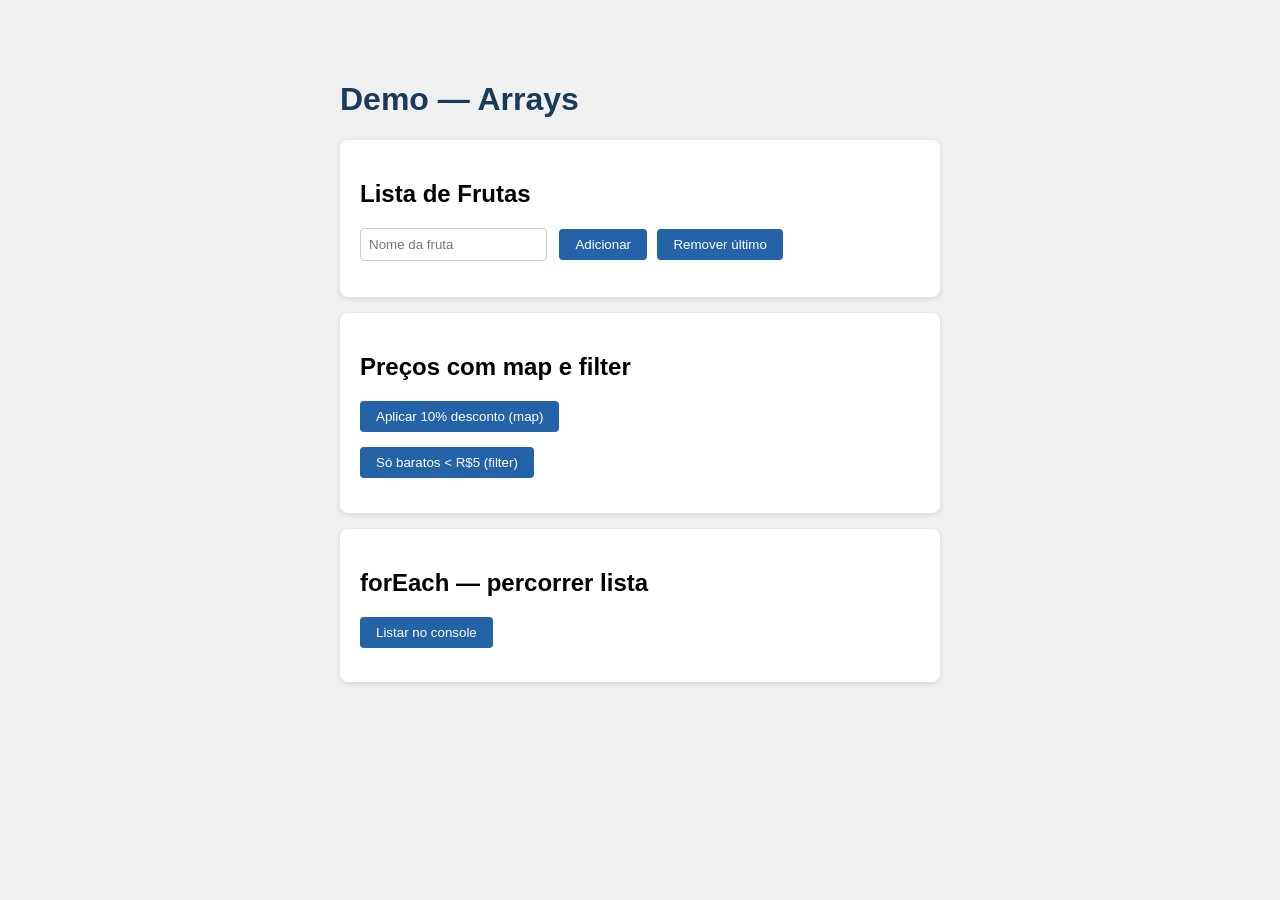
<file: aula10/exemplos/demo_aula13_arrays.html>
<!DOCTYPE html>
<html lang="pt-BR">
<head>
  <meta charset="UTF-8">
  <meta name="viewport" content="width=device-width, initial-scale=1.0">
  <title>Demo Aula 13 — Arrays</title>
  <style>
    body { font-family: Arial, sans-serif; max-width: 600px; margin: 40px auto; padding: 20px; background: #f0f0f0; }
    h1 { color: #1a3a5c; }
    .caixa { background: #fff; border-radius: 8px; padding: 20px; margin-bottom: 16px; box-shadow: 0 2px 6px rgba(0,0,0,.1); }
    input { padding: 8px; border: 1px solid #ccc; border-radius: 4px; margin-right: 8px; }
    button { padding: 8px 16px; background: #2563a8; color: #fff; border: none; border-radius: 4px; cursor: pointer; margin-right: 6px; }
    button:hover { background: #1a3a5c; }
    #lista-output { list-style: none; padding: 0; }
    #lista-output li { background: #f5f7fa; padding: 8px 12px; border-radius: 4px; margin-bottom: 6px; border-left: 4px solid #2563a8; }
    #saida-mapa, #saida-filtro { font-size: .95rem; color: #333; white-space: pre-wrap; }
  </style>
</head>
<body>

  <h1>Demo — Arrays</h1>

  <!-- Bloco 1: Lista dinâmica -->
  <div class="caixa">
    <h2>Lista de Frutas</h2>
    <input type="text" id="input-fruta" placeholder="Nome da fruta">
    <button id="btn-adicionar">Adicionar</button>
    <button id="btn-remover">Remover último</button>
    <ul id="lista-output"></ul>
  </div>

  <!-- Bloco 2: map e filter -->
  <div class="caixa">
    <h2>Preços com map e filter</h2>
    <button id="btn-mapa">Aplicar 10% desconto (map)</button>
    <p id="saida-mapa"></p>
    <button id="btn-filtro">Só baratos &lt; R$5 (filter)</button>
    <p id="saida-filtro"></p>
  </div>

  <!-- forEach -->
  <div class="caixa">
    <h2>forEach — percorrer lista</h2>
    <button id="btn-foreach">Listar no console</button>
    <p id="saida-foreach" style="font-size:.9rem;color:#555;"></p>
  </div>

  <script src="demo_aula13_arrays_script.js"></script>
</body>
</html>
</file>
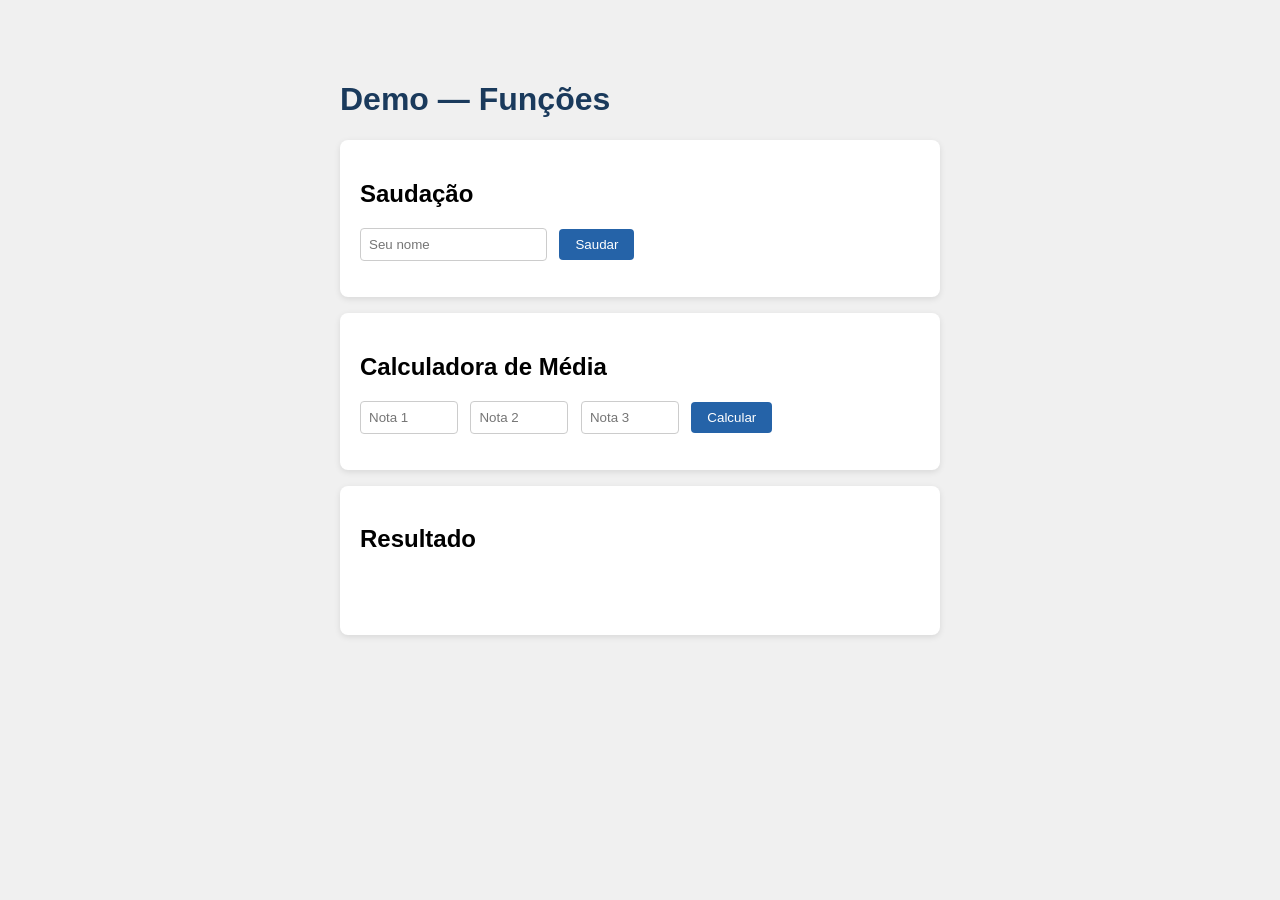
<file: aula10/exemplos/demo_aula13_base.html>
<!DOCTYPE html>
<html lang="pt-BR">
<head>
  <meta charset="UTF-8">
  <meta name="viewport" content="width=device-width, initial-scale=1.0">
  <title>Demo Aula 13 — Funções</title>
  <style>
    body { font-family: Arial, sans-serif; max-width: 600px; margin: 40px auto; padding: 20px; background: #f0f0f0; }
    h1 { color: #1a3a5c; }
    .caixa { background: #fff; border-radius: 8px; padding: 20px; margin-bottom: 16px; box-shadow: 0 2px 6px rgba(0,0,0,.1); }
    input { padding: 8px; border: 1px solid #ccc; border-radius: 4px; margin-right: 8px; }
    button { padding: 8px 16px; background: #2563a8; color: #fff; border: none; border-radius: 4px; cursor: pointer; }
    button:hover { background: #1a3a5c; }
    #resultado { font-size: 1.1rem; color: #333; min-height: 24px; }
    #lista-notas { background: #fff; border-radius: 8px; padding: 20px; box-shadow: 0 2px 6px rgba(0,0,0,.1); }
    #lista-notas ul { padding-left: 20px; }
  </style>
</head>
<body>

  <h1>Demo — Funções</h1>

  <!-- Bloco 1: Saudação -->
  <div class="caixa">
    <h2>Saudação</h2>
    <input type="text" id="input-nome" placeholder="Seu nome">
    <button id="btn-saudar">Saudar</button>
    <p id="resultado-saudacao"></p>
  </div>

  <!-- Bloco 2: Calculadora de média -->
  <div class="caixa">
    <h2>Calculadora de Média</h2>
    <input type="number" id="input-nota1" placeholder="Nota 1" style="width:80px">
    <input type="number" id="input-nota2" placeholder="Nota 2" style="width:80px">
    <input type="number" id="input-nota3" placeholder="Nota 3" style="width:80px">
    <button id="btn-media">Calcular</button>
    <p id="resultado-media"></p>
  </div>

  <!-- Bloco 3: Resultado geral -->
  <div class="caixa">
    <h2>Resultado</h2>
    <p id="resultado"></p>
  </div>

  <script src="demo_aula13_script.js"></script>
</body>
</html>
</file>
<file: aula06/style.css>
:root {
    --verde:   #1E5631;
    --verde2:  #1E8449;
    --verde3:  #3FA06A;
    --areia:   #FAF9F4;
    --ambar:   #C8892A;
    --tinta:   #1A1A1A;
    --cinza:   #5A6360;
    --linha:   #D8DED9;
    --fundo2:  #EAF2ED;
  }

  /*
    Seletor universal: remover margens e paddings nulo (padrão navegador)
    box-sizing: border-box
  */

  *{
    box-sizing: border-box;
    margin: 0;
    padding: 0;
  }

/*
 font-family
 font-size
 line-heigh
 color
 background-color
*/

  body {
    font-family: Arial, Helvetica, sans-serif ;
    font-size: 16px;
    line-height: 1.6;
    color: var(--tinta);
    background-color: var(--areia);
  }

 /*
  color
  line-heigh
 */

  h1, h2, h3 {
    color: var(--verde);
    line-height: 1.2;
  }
/*
font-size
margin-botton
*/
  h2{
    font-size: 28px;
    margin-bottom: 16px;
  }

  h3{
    font-size: 20px;
    margin-bottom: 16px;
  }

  p{
    margin-bottom: 10px;
    max-width: 560px; /* 70ch */
  }

  a{
    color: var(--verde2);
    text-decoration: none;
  }

  a:hover{
    color: var(--ambar);
    text-decoration: underline;
  }

  /* PARTE 2 */
  /*
  Cabeçalho
  - background-color
  - padding 
  */
#cabecalho{
    background-color: var(--verde);
    padding: 24px 32px;
}

  /*
  logo-principal
  ocupar toda largura da tela (usar display: block;)
  max-width
  */
.logo-principal{
    display: block;
    max-width: 320px;
}

  /*
  Seletor descendente: ul que está dentro de menu-principal.
  remove marcadores (list-style) e dispões os itens em linha (display: flex)
  gap: --> espaço entre os elementos filhos
  flex-wrap: wrap (permite quebra de linha quando não houver espaço)
  */
#menu-principal ul{
    list-style: none;
    display: flex;
    gap: 24px;
    flex-wrap: wrap;
    margin-top: 16px;
}

/*
 Seletor de classe: link-nav
 - color
- text-decoration (retirar o underline)
- font-weigh: bold (texto em negrito com traço mais grosso)
*/
.link-nav{
    color: var(--areia);
    text-decoration: none;
    font-weight: bold;
    letter-spacing: 1.5px;
}

/*
pseudo-classe :hover do link-nav
- color
*/
.link-nav:hover {
    color: aqua;
}

/*
seção usando a classe secao
padding
linha inferior border-botton
*/
.secao {
    padding: 48px 32px;
    border-bottom: 1px solid var(--verde);
}

/*
alterar a cor do fundo da secao destaque
*/
.secao-destaque{
    background-color:antiquewhite;
}

/*
aside: 
alterar o fundo
alterar a borda da esquerda (espessura e cor)
padding
*/

.aviso-safra {
    background-color: var(--linha);
    border-left: 5px solid var(--ambar);
    padding: 16px 32px;
    margin: 24px 0;
    border-radius: 4px;
}

.aviso-safra h3{
    color: var(--ambar);
    margin-bottom: 8px;
}

/*
cards (elemento articles)
*/
.card-cooperado{
    border: 1px solid var(--linha);
    border-left: 5px solid var(--verde3);
    padding:20px;
    margin-bottom:16px;
    border-radius: 4px;
    box-shadow: var(--linha) 2px 2px 4px;
}

.card-cooperado:hover{
    background-color:beige;
}

/*
tabela (table)
largura de 100%
remover espaçamento entre as bordas das células (border-collapse)
margin-top 
*/
table{
    width: 100%;
    border-collapse: collapse;
    margin-top: 16px;
}

/*
Linha do cabeçalho da tabela
*/
th {
    background-color: var(--verde);
    color: var(--areia);
    font-weight: bold;
    padding: 9px 16px;
    text-align: left;
}

td{
    padding: 9px 16px;
    border-bottom: 1px solid var(--linha);
    vertical-align: top;
}

.linha-total{
    background-color:lightgoldenrodyellow;
}

/* === FORMULARIO === */

fieldset{
    border: 1px solid var(--linha);
    border-radius: 6px;
    padding: 20px;
    margin-bottom: 25px;
}

/* legend */

label{
    display: block;
    font-size: 14px;
    color: var(--cinza);
    margin-bottom: 4px;
    margin-top: 12px;
}

input,
select,
textarea{
    width: 100%;
    border: 1px solid var(--linha);
    padding: 4px 12px;
    font-size: 14px;
    font-family:'Courier New', Courier, monospace;
    background-color: var(--fundo2);
}
</file>
<file: aula10/aulaGuiada/AP13_base.css>
/* AP13 — Catálogo AgroVale · CSS Base */
:root {
  --verde:   #1E5631;
  --verde2:  #2d7a47;
  --areia:   #FAF9F4;
  --ambar:   #c8922a;
  --ambar2:  #e0a83a;
  --tinta:   #1a1a2e;
  --cinza:   #666666;
  --borda:   #d0d8c8;
  --branco:  #ffffff;
  --erro:    #c0392b;
}

*, *::before, *::after { box-sizing: border-box; margin: 0; padding: 0; }

body {
  font-family: 'Segoe UI', Arial, sans-serif;
  background: var(--areia);
  color: var(--tinta);
  min-height: 100vh;
  display: flex;
  flex-direction: column;
}

/* ── CABEÇALHO ── */
#cabecalho {
  background: var(--verde);
  padding: 1rem 2rem;
  box-shadow: 0 2px 8px rgba(0,0,0,.2);
}

.cabecalho-inner {
  max-width: 860px;
  margin: 0 auto;
  display: flex;
  align-items: center;
  justify-content: space-between;
  gap: 1rem;
  flex-wrap: wrap;
}

.logo {
  display: flex;
  align-items: center;
  gap: .5rem;
}

.logo-icone { font-size: 1.5rem; }

.logo-texto {
  font-size: 1.4rem;
  font-weight: 700;
  color: var(--branco);
  letter-spacing: 1px;
}

#menu-principal {
  display: flex;
  gap: 1.2rem;
}

#menu-principal a {
  color: rgba(255,255,255,.85);
  text-decoration: none;
  font-size: .95rem;
  transition: color .2s;
}

#menu-principal a:hover { color: var(--ambar2); }

/* ── CONTEÚDO ── */
main {
  flex: 1;
  max-width: 860px;
  margin: 2rem auto;
  padding: 0 1.5rem;
  width: 100%;
}

#catalogo h1 {
  font-size: 1.6rem;
  color: var(--verde);
  margin-bottom: .3rem;
}

.subtitulo {
  color: var(--cinza);
  margin-bottom: 1.5rem;
  font-size: .95rem;
}

/* ── CONTROLES ── */
.controle-busca,
.controle-adicionar {
  display: flex;
  gap: .6rem;
  margin-bottom: .9rem;
  flex-wrap: wrap;
}

input[type="text"] {
  padding: .55rem .9rem;
  border: 2px solid var(--borda);
  border-radius: 6px;
  font-size: .95rem;
  flex: 1;
  min-width: 180px;
  transition: border-color .2s;
  background: var(--branco);
}

input[type="text"]:focus {
  outline: none;
  border-color: var(--verde2);
}

button#btn-adicionar {
  padding: .55rem 1.3rem;
  background: var(--verde);
  color: var(--branco);
  border: none;
  border-radius: 6px;
  font-size: .95rem;
  font-weight: 600;
  cursor: pointer;
  transition: background .15s;
  white-space: nowrap;
}

button#btn-adicionar:hover { background: var(--verde2); }

/* ── LISTA DE PRODUTOS ── */
#lista-produtos {
  list-style: none;
  margin-top: .5rem;
}

#lista-produtos li {
  display: flex;
  align-items: center;
  justify-content: space-between;
  padding: .75rem 1rem;
  background: var(--branco);
  border: 1px solid var(--borda);
  border-radius: 8px;
  margin-bottom: .5rem;
  font-size: 1rem;
  transition: box-shadow .15s;
}

#lista-produtos li:hover {
  box-shadow: 0 2px 8px rgba(0,0,0,.08);
}

#lista-produtos li.item-ativo {
  border-color: var(--ambar);
  background: #fffbf2;
  box-shadow: 0 0 0 2px rgba(200,146,42,.2);
}

/* botão de remover — o aluno vai criar com JS */
.btn-remover {
  background: none;
  border: 1px solid #ddd;
  border-radius: 50%;
  width: 28px;
  height: 28px;
  font-size: .85rem;
  cursor: pointer;
  color: var(--cinza);
  display: flex;
  align-items: center;
  justify-content: center;
  transition: background .15s, color .15s;
  flex-shrink: 0;
}

.btn-remover:hover {
  background: #ffe0e0;
  color: var(--erro);
  border-color: var(--erro);
}

#msg-vazia {
  color: var(--cinza);
  font-style: italic;
  text-align: center;
  padding: 1.5rem;
}

/* ── RODAPÉ ── */
#rodape {
  background: var(--verde);
  color: rgba(255,255,255,.7);
  text-align: center;
  padding: 1rem;
  font-size: .85rem;
  margin-top: 2rem;
}
</file>
